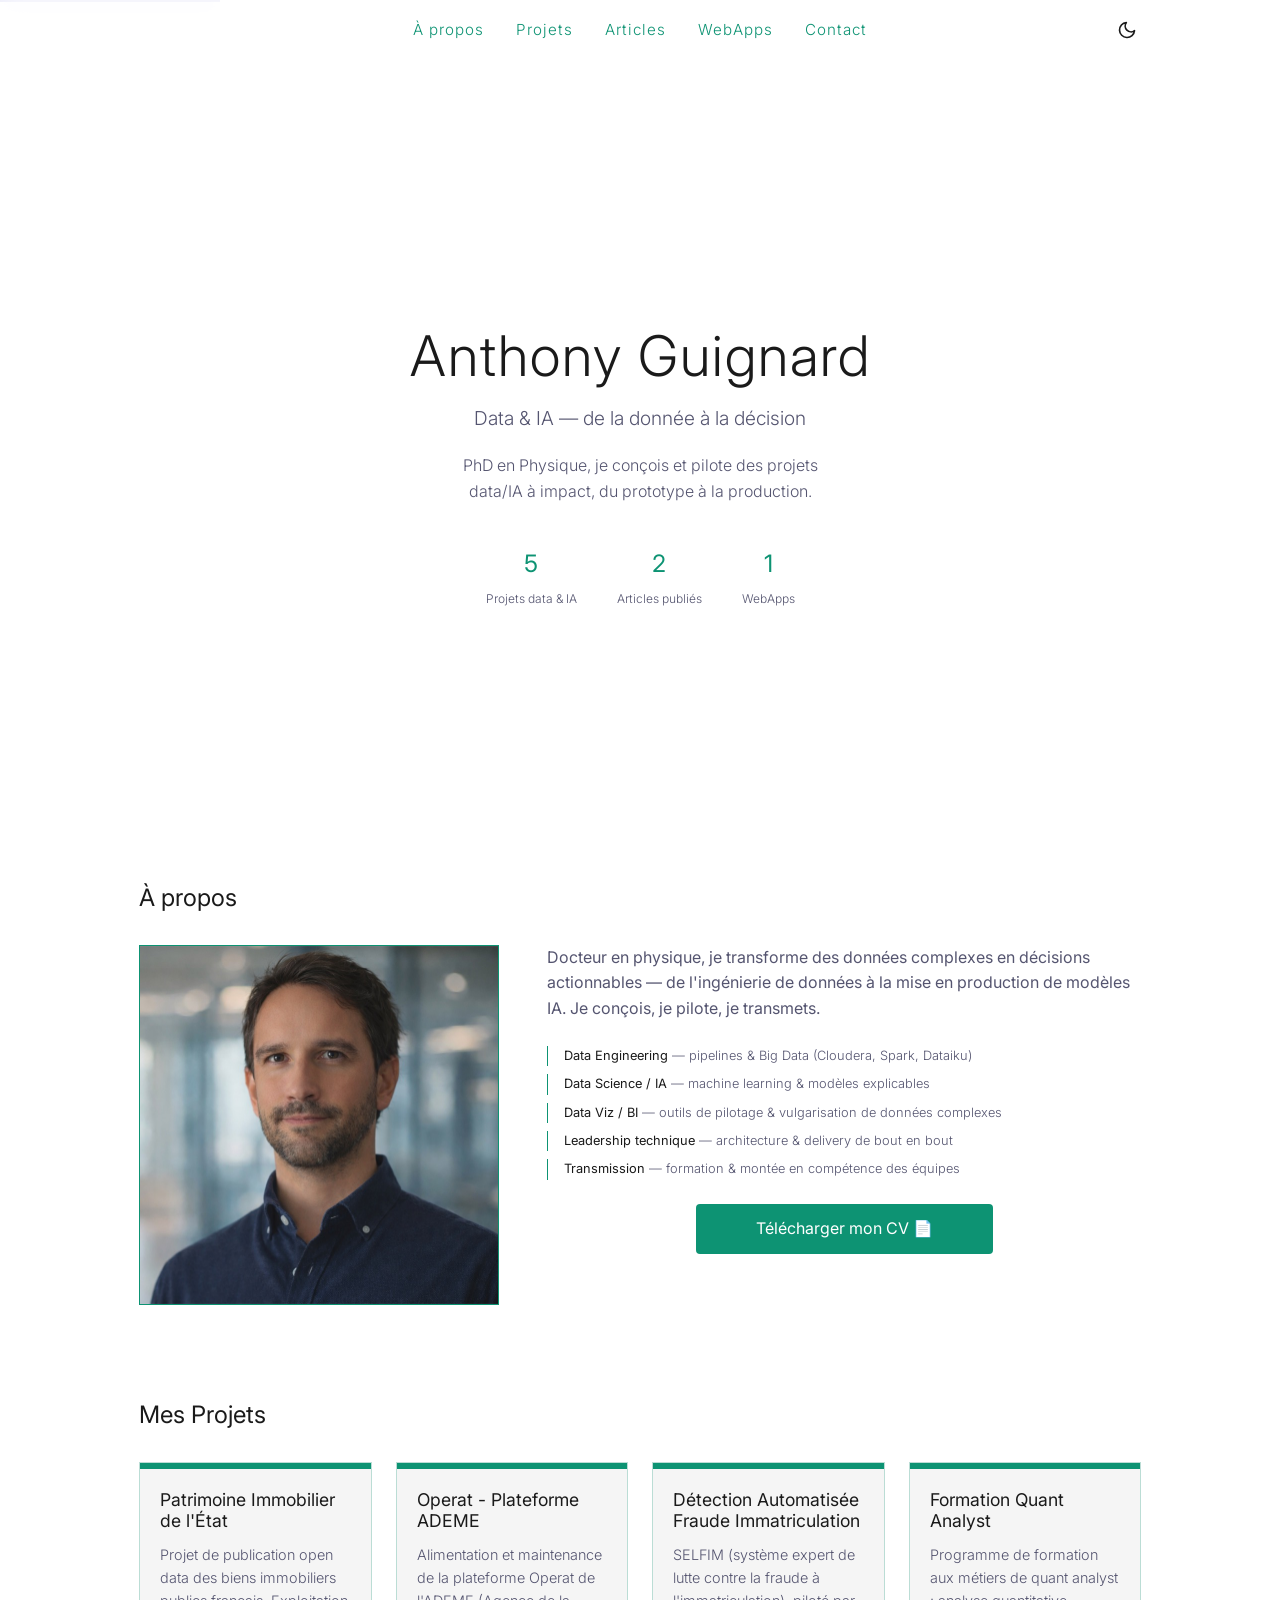
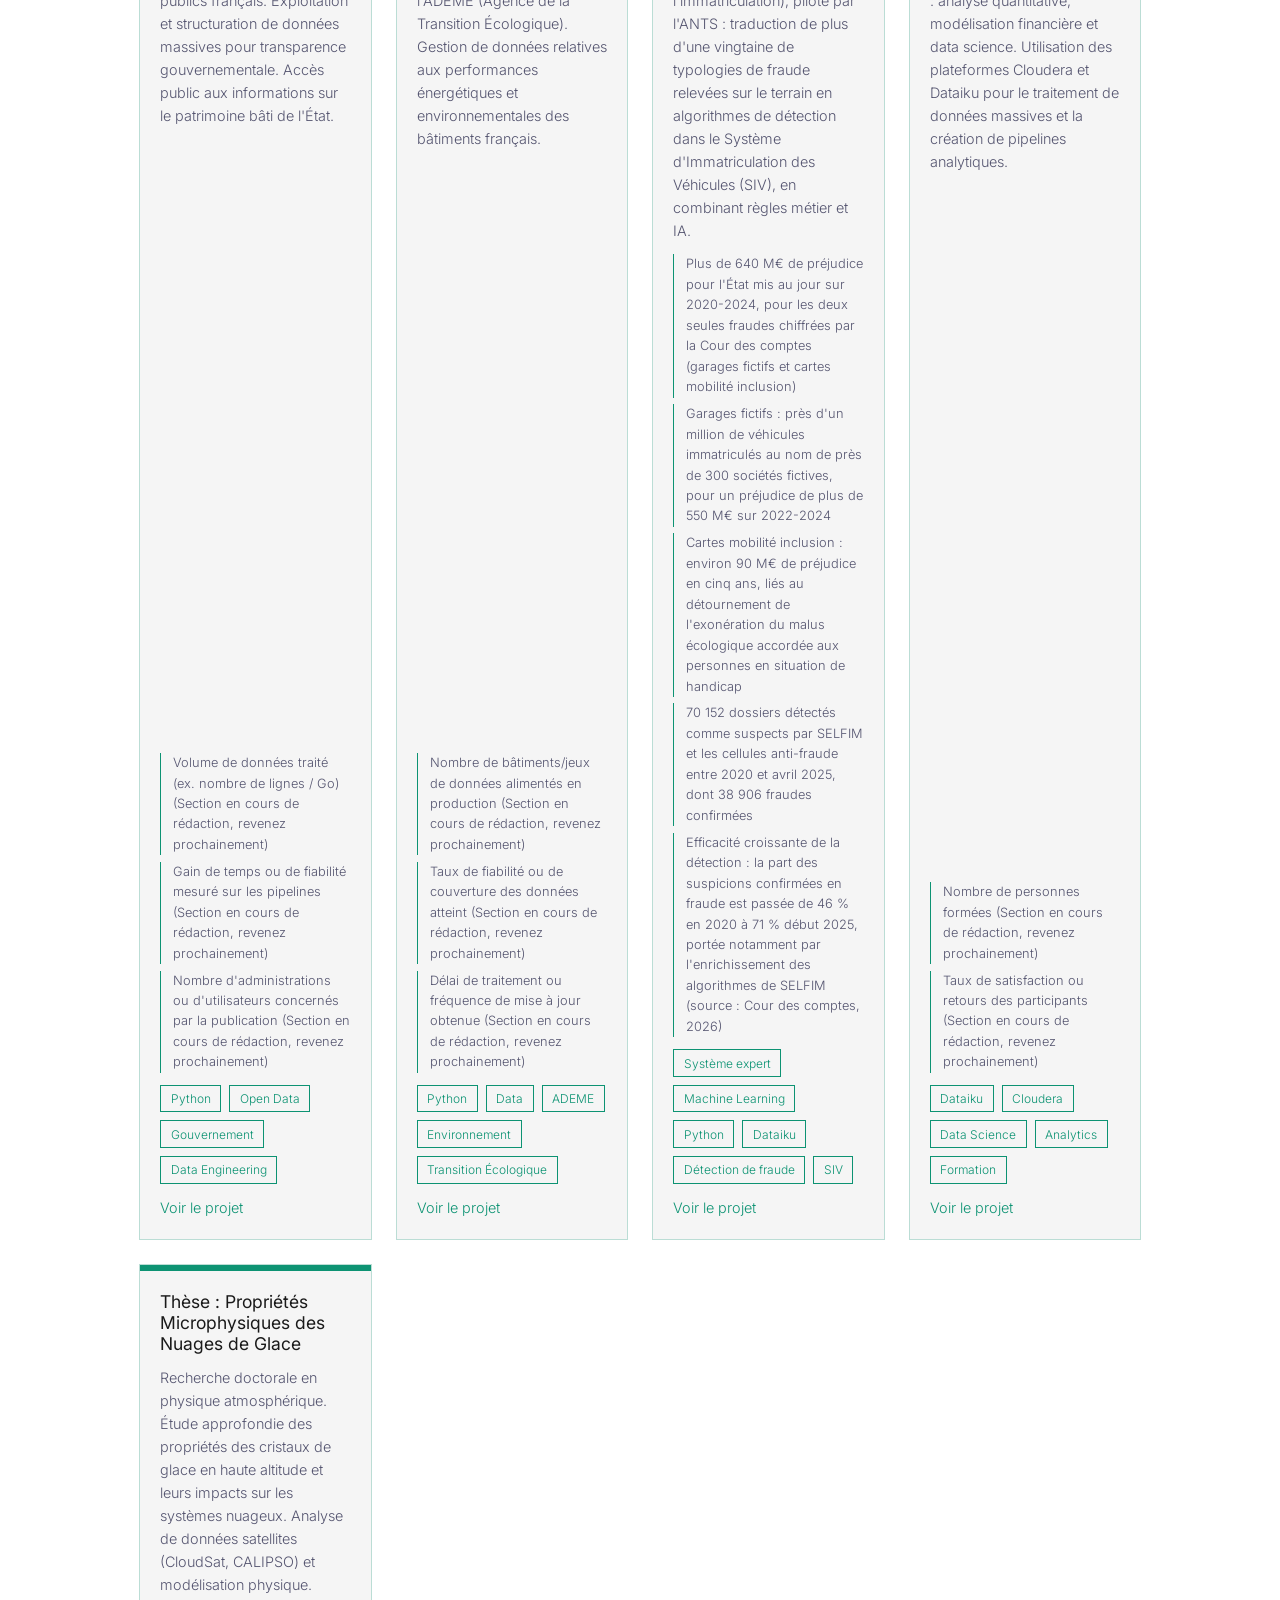
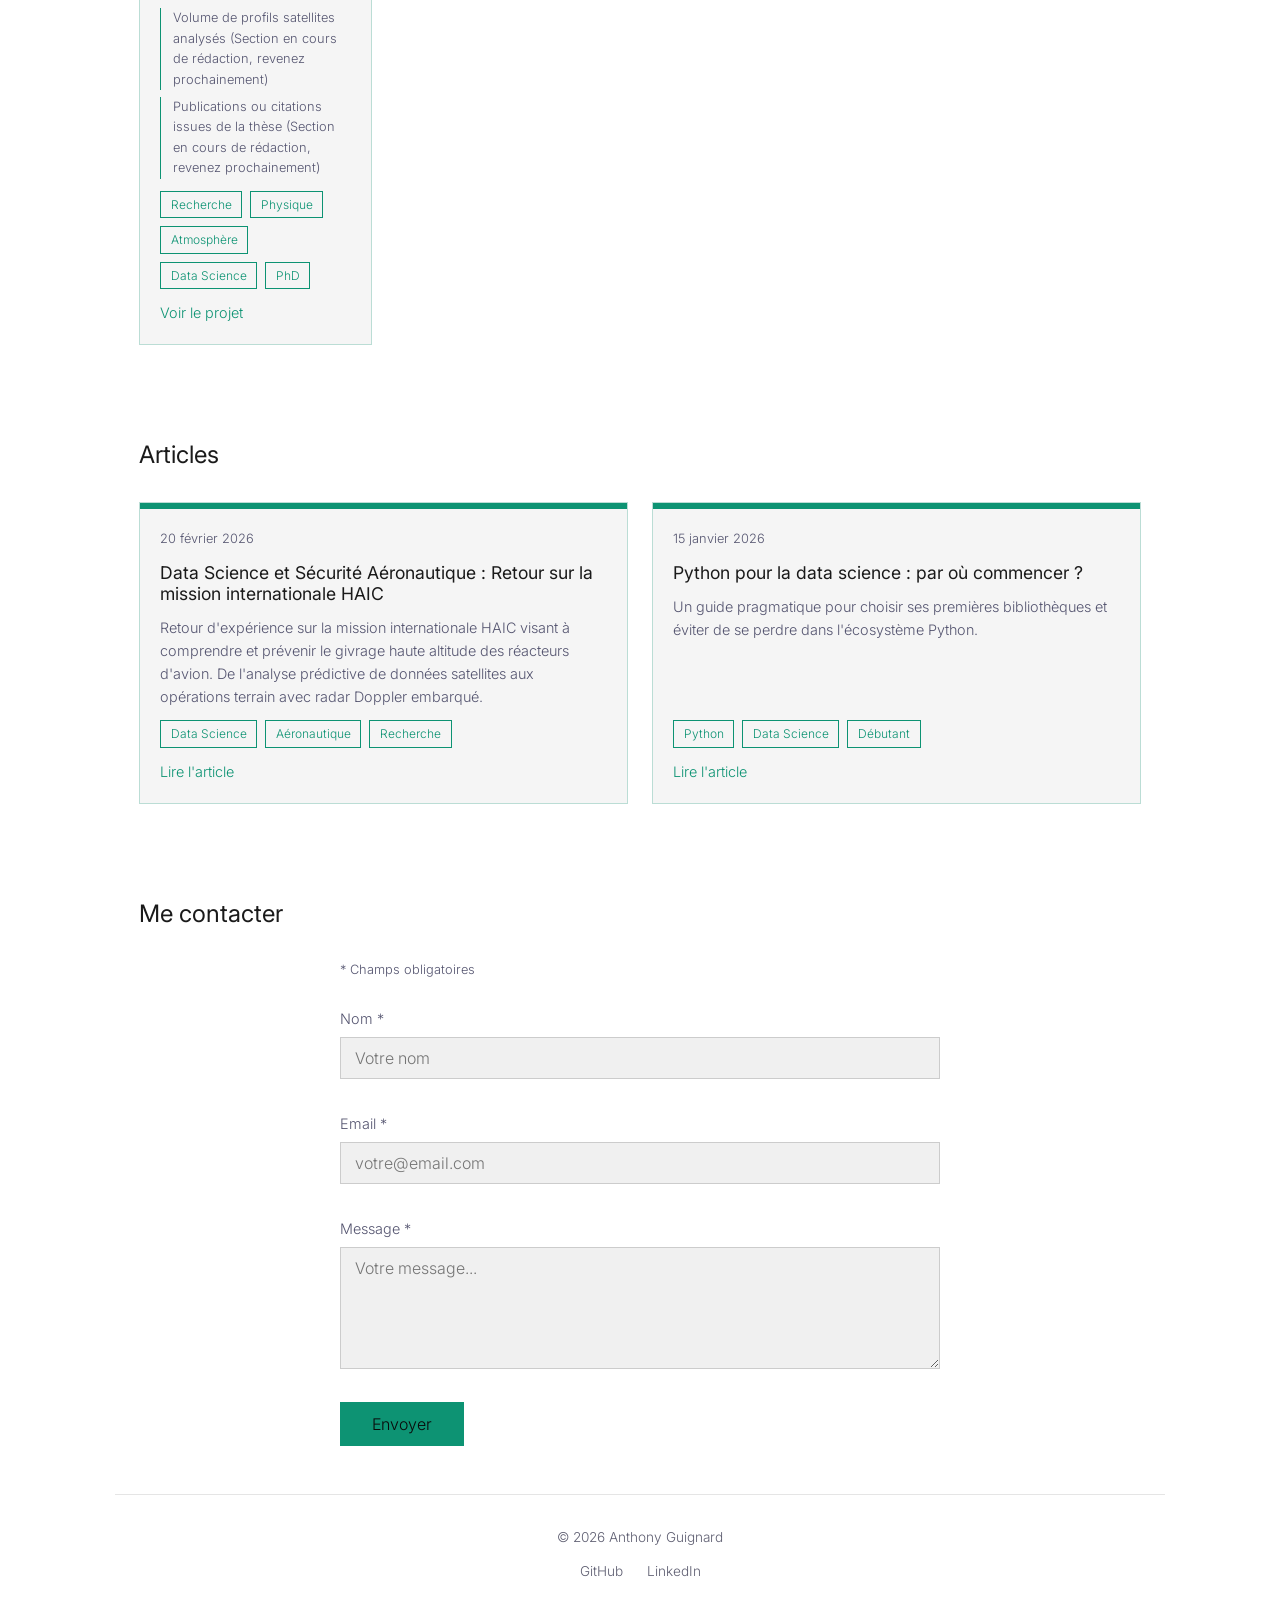
<file: index.html>
<!DOCTYPE html>
<html lang="fr">
<head>
    <meta charset="UTF-8">
    <meta name="viewport" content="width=device-width, initial-scale=1.0">
    <title>Anthony Guignard — Responsable Data &amp; Tech Lead IA</title>
    <meta name="description" content="Portfolio d'Anthony Guignard, PhD en Physique, spécialiste data &amp; IA. Conception et pilotage de projets data à impact, du prototype à la production.">
    <link rel="canonical" href="https://anthony-guignard.fr/">

    <!-- Open Graph -->
    <meta property="og:type" content="website">
    <meta property="og:url" content="https://anthony-guignard.fr/">
    <meta property="og:title" content="Anthony Guignard — Responsable Data &amp; Tech Lead IA">
    <meta property="og:description" content="Portfolio d'Anthony Guignard, PhD en Physique, spécialiste data &amp; IA. Conception et pilotage de projets data à impact, du prototype à la production.">
    <meta property="og:image" content="https://anthony-guignard.fr/assets/images/photo_profil_bleu.jpg">

    <!-- Twitter Card -->
    <meta name="twitter:card" content="summary_large_image">
    <meta name="twitter:title" content="Anthony Guignard — Responsable Data &amp; Tech Lead IA">
    <meta name="twitter:description" content="Portfolio d'Anthony Guignard, PhD en Physique, spécialiste data &amp; IA. Conception et pilotage de projets data à impact, du prototype à la production.">
    <meta name="twitter:image" content="https://anthony-guignard.fr/assets/images/photo_profil_bleu.jpg">

    <!-- Données structurées : relie le domaine à l'identité pour les moteurs de recherche -->
    <script type="application/ld+json">
    {
        "@context": "https://schema.org",
        "@type": "Person",
        "name": "Anthony Guignard",
        "url": "https://anthony-guignard.fr/",
        "image": "https://anthony-guignard.fr/assets/images/photo_profil_bleu.jpg",
        "jobTitle": "Responsable Data & Tech Lead IA",
        "description": "PhD en Physique, spécialiste data & IA. Conception et pilotage de projets data à impact, du prototype à la production.",
        "knowsLanguage": ["fr", "en"],
        "sameAs": [
            "https://github.com/AntonG7",
            "https://www.linkedin.com/in/anthony-guignard-8b915888"
        ]
    }
    </script>

    <script>
        (function(){
            var t = localStorage.getItem('theme') ||
                (window.matchMedia('(prefers-color-scheme: dark)').matches ? 'dark' : 'light');
            document.documentElement.setAttribute('data-theme', t);
        })();
    </script>
    <link rel="preconnect" href="https://fonts.googleapis.com">
    <link rel="preconnect" href="https://fonts.gstatic.com" crossorigin>
    <link href="https://fonts.googleapis.com/css2?family=Inter:wght@300;400&display=swap" rel="stylesheet">
    <link rel="preload" href="css/style.css" as="style">
    <link rel="stylesheet" href="css/style.css">
    <style>
        /* CSS critique inliné pour optimiser le First Contentful Paint */
        .skip-link {
            position: absolute;
            top: -40px;
            left: 0;
            background: #7f7fd5;
            color: #fff;
            padding: 0.5rem 1rem;
            text-decoration: none;
            z-index: 100;
            font-family: Inter, system-ui, -apple-system, sans-serif;
        }
        .skip-link:focus {
            top: 0;
        }
    </style>
</head>
<body>
    <a href="#main-content" class="skip-link">Aller au contenu principal</a>
    <nav class="navbar" id="navbar" aria-label="Navigation principale">
        <div class="navbar__inner">
            <button class="navbar__hamburger" id="hamburger" aria-label="Ouvrir le menu" aria-expanded="false" aria-controls="nav-links">
                <span class="navbar__hamburger-line"></span>
                <span class="navbar__hamburger-line"></span>
                <span class="navbar__hamburger-line"></span>
            </button>
            <ul class="navbar__links" id="nav-links">
                <li><a href="#about" class="navbar__link">À propos</a></li>
                <li><a href="#projects" class="navbar__link">Projets</a></li>
                <li><a href="#blog" class="navbar__link">Articles</a></li>
                <li><a href="webapps.html" class="navbar__link">WebApps</a></li>
                <li><a href="#contact" class="navbar__link">Contact</a></li>
            </ul>
            <div class="navbar__controls">
                <button class="navbar__theme-toggle" id="theme-toggle" aria-label="Passer en mode clair">
                    <svg class="icon-sun" width="20" height="20" viewBox="0 0 24 24" fill="none" stroke="currentColor" stroke-width="2" stroke-linecap="round" stroke-linejoin="round" aria-hidden="true">
                        <circle cx="12" cy="12" r="5"/>
                        <line x1="12" y1="1" x2="12" y2="3"/>
                        <line x1="12" y1="21" x2="12" y2="23"/>
                        <line x1="4.22" y1="4.22" x2="5.64" y2="5.64"/>
                        <line x1="18.36" y1="18.36" x2="19.78" y2="19.78"/>
                        <line x1="1" y1="12" x2="3" y2="12"/>
                        <line x1="21" y1="12" x2="23" y2="12"/>
                        <line x1="4.22" y1="19.78" x2="5.64" y2="18.36"/>
                        <line x1="18.36" y1="5.64" x2="19.78" y2="4.22"/>
                    </svg>
                    <svg class="icon-moon" width="20" height="20" viewBox="0 0 24 24" fill="none" stroke="currentColor" stroke-width="2" stroke-linecap="round" stroke-linejoin="round" aria-hidden="true">
                        <path d="M21 12.79A9 9 0 1 1 11.21 3 7 7 0 0 0 21 12.79z"/>
                    </svg>
                </button>
            </div>
        </div>
    </nav>

    <main id="main-content">

    <header class="hero">
        <h1>Anthony Guignard</h1>
        <p class="hero-subtitle">Data &amp; IA — de la donnée à la décision</p>
        <p class="hero-tagline">PhD en Physique, je conçois et pilote des projets data/IA à impact, du prototype à la production.</p>
        <div class="hero-stats" aria-label="Chiffres clés">
            <div class="hero-stat">
                <span class="hero-stat__value" id="stat-projects">0</span>
                <span class="hero-stat__label">Projets data &amp; IA</span>
            </div>
            <div class="hero-stat">
                <span class="hero-stat__value" id="stat-articles">0</span>
                <span class="hero-stat__label">Articles publiés</span>
            </div>
            <div class="hero-stat">
                <span class="hero-stat__value" id="stat-webapps">0</span>
                <span class="hero-stat__label">WebApps</span>
            </div>
        </div>
    </header>

    <section id="about" class="about">
        <h2 class="about__title">À propos</h2>
        <div class="about__body">
            <div class="about__photo">
                <img src="assets/images/photo_profil_bleu.jpg" alt="Photo d'Anthony Guignard" class="about__photo-img" loading="lazy">
            </div>
            <div class="about__content">
                <p class="about__text">Docteur en physique, je transforme des données complexes en décisions actionnables — de l'ingénierie de données à la mise en production de modèles IA. Je conçois, je pilote, je transmets.</p>
                <ul class="about__skills">
                    <li><strong>Data Engineering</strong> — pipelines &amp; Big Data (Cloudera, Spark, Dataiku)</li>
                    <li><strong>Data Science / IA</strong> — machine learning &amp; modèles explicables</li>
                    <li><strong>Data Viz / BI</strong> — outils de pilotage &amp; vulgarisation de données complexes</li>
                    <li><strong>Leadership technique</strong> — architecture &amp; delivery de bout en bout</li>
                    <li><strong>Transmission</strong> — formation &amp; montée en compétence des équipes</li>
                </ul>
                <a href="assets/CV_responsable_data_IA.pdf" download class="about__cv-link">Télécharger mon CV 📄</a>
            </div>
        </div>
    </section>

    <section id="projects" class="projects">
        <h2 class="projects__title">Mes Projets</h2>
        <div class="projects__grid" id="projects-grid">
            <!-- injecté par JS depuis data/projects.json -->
        </div>
    </section>

    <section id="testimonials" class="testimonials" hidden>
        <h2 class="testimonials__title">Recommandations</h2>
        <div class="testimonials__grid" id="testimonials-grid">
            <!-- injecté par JS depuis data/testimonials.json — masqué tant que ce fichier est vide -->
        </div>
    </section>

    <section id="blog" class="blog">
        <h2 class="blog__title">Articles</h2>
        <div class="blog__grid" id="blog-grid">
            <!-- injecté par JS -->
        </div>
    </section>

    <section id="contact" class="contact">
        <h2 class="contact__title">Me contacter</h2>
        <form class="contact__form" id="contact-form" action="https://formsubmit.co/anthony.guignard@gmail.com" method="POST" novalidate aria-label="Formulaire de contact">
            <input type="hidden" name="_redirect" value="https://anthony-guignard.fr/">
            <input type="hidden" name="_captcha" value="false">
            <p class="form-legend"><span aria-hidden="true">*</span> Champs obligatoires</p>
            <div class="form-group">
                <label class="form-group__label" for="name">Nom <span aria-hidden="true">*</span></label>
                <input class="form-group__input" type="text" id="name" name="name" placeholder="Votre nom" autocomplete="name" required aria-required="true" aria-describedby="name-error">
                <span id="name-error" class="form-error" role="alert" hidden></span>
            </div>
            <div class="form-group">
                <label class="form-group__label" for="email">Email <span aria-hidden="true">*</span></label>
                <input class="form-group__input" type="email" id="email" name="email" placeholder="votre@email.com" autocomplete="email" required aria-required="true" aria-describedby="email-error">
                <span id="email-error" class="form-error" role="alert" hidden></span>
            </div>
            <div class="form-group">
                <label class="form-group__label" for="message">Message <span aria-hidden="true">*</span></label>
                <textarea class="form-group__input form-group__input--textarea" id="message" name="message" rows="5" placeholder="Votre message..." required aria-required="true" aria-describedby="message-error"></textarea>
                <span id="message-error" class="form-error" role="alert" hidden></span>
            </div>
            <button class="contact__submit" type="submit">Envoyer</button>
        </form>
    </section>

    </main>

    <footer class="footer">
        <p>&copy; 2026 Anthony Guignard</p>
        <ul class="footer__links">
            <li><a href="https://github.com/AntonG7" target="_blank" rel="noopener">GitHub</a></li>
            <li><a href="https://www.linkedin.com/in/anthony-guignard-8b915888/" target="_blank" rel="noopener">LinkedIn</a></li>
        </ul>
    </footer>

    <script src="js/main.js" defer></script>
</body>
</html>
</file>
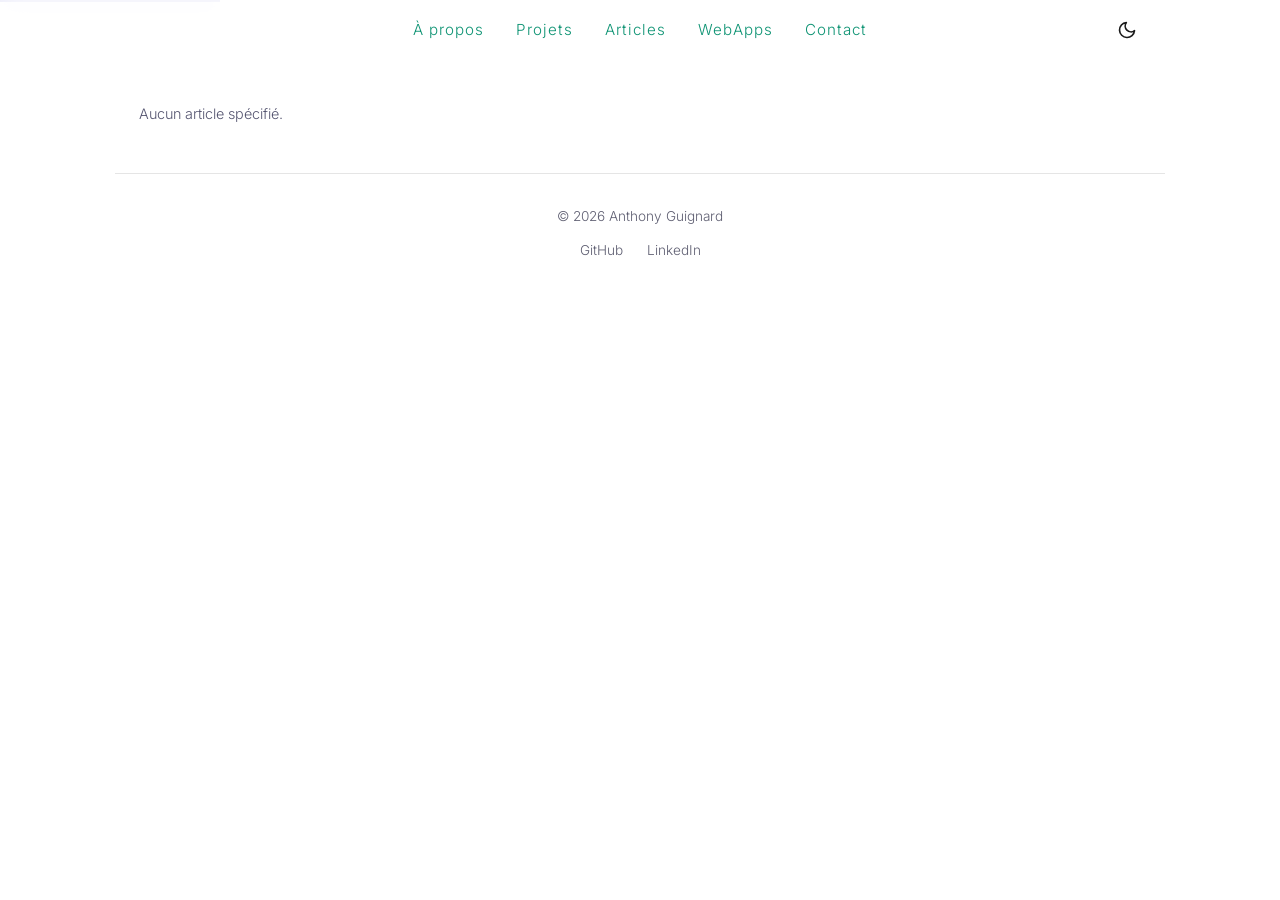
<file: blog.html>
<!DOCTYPE html>
<html lang="fr">
<head>
    <meta charset="UTF-8">
    <meta name="viewport" content="width=device-width, initial-scale=1.0">
    <title>Article — Anthony Guignard</title>
    <meta name="description" content="Articles sur la data science, l'IA et le développement web par Anthony Guignard.">
    <link rel="canonical" href="https://anthony-guignard.fr/blog.html" id="canonical-url">

    <!-- Open Graph (sera mis à jour dynamiquement par JS) -->
    <meta property="og:type" content="article">
    <meta property="og:url" content="https://anthony-guignard.fr/blog.html" id="og-url">
    <meta property="og:title" content="Article — Anthony Guignard" id="og-title">
    <meta property="og:description" content="Articles sur la data science, l'IA et le développement web par Anthony Guignard." id="og-description">
    <meta property="og:image" content="https://anthony-guignard.fr/assets/images/photo_profil_bleu.jpg" id="og-image">

    <!-- Twitter Card (sera mis à jour dynamiquement par JS) -->
    <meta name="twitter:card" content="summary_large_image">
    <meta name="twitter:title" content="Article — Anthony Guignard" id="twitter-title">
    <meta name="twitter:description" content="Articles sur la data science, l'IA et le développement web par Anthony Guignard." id="twitter-description">
    <meta name="twitter:image" content="https://anthony-guignard.fr/assets/images/photo_profil_bleu.jpg" id="twitter-image">

    <script>
        (function(){
            var t = localStorage.getItem('theme') ||
                (window.matchMedia('(prefers-color-scheme: dark)').matches ? 'dark' : 'light');
            document.documentElement.setAttribute('data-theme', t);
        })();
    </script>
    <link rel="preconnect" href="https://fonts.googleapis.com">
    <link rel="preconnect" href="https://fonts.gstatic.com" crossorigin>
    <link href="https://fonts.googleapis.com/css2?family=Inter:wght@300;400&display=swap" rel="stylesheet">
    <link rel="preload" href="css/style.css" as="style">
    <link rel="stylesheet" href="css/style.css">
    <style>
        /* CSS critique inliné pour optimiser le First Contentful Paint */
        .skip-link {
            position: absolute;
            top: -40px;
            left: 0;
            background: #7f7fd5;
            color: #fff;
            padding: 0.5rem 1rem;
            text-decoration: none;
            z-index: 100;
            font-family: Inter, system-ui, -apple-system, sans-serif;
        }
        .skip-link:focus {
            top: 0;
        }
    </style>
</head>
<body>
    <a href="#main-content" class="skip-link">Aller au contenu principal</a>
    <nav class="navbar" id="navbar" aria-label="Navigation principale">
        <div class="navbar__inner">
            <button class="navbar__hamburger" id="hamburger" aria-label="Ouvrir le menu" aria-expanded="false" aria-controls="nav-links">
                <span class="navbar__hamburger-line"></span>
                <span class="navbar__hamburger-line"></span>
                <span class="navbar__hamburger-line"></span>
            </button>
            <ul class="navbar__links" id="nav-links">
                <li><a href="index.html#about" class="navbar__link">À propos</a></li>
                <li><a href="index.html#projects" class="navbar__link">Projets</a></li>
                <li><a href="index.html#blog" class="navbar__link">Articles</a></li>
                <li><a href="webapps.html" class="navbar__link">WebApps</a></li>
                <li><a href="index.html#contact" class="navbar__link">Contact</a></li>
            </ul>
            <div class="navbar__controls">
                <button class="navbar__theme-toggle" id="theme-toggle" aria-label="Passer en mode clair">
                    <svg class="icon-sun" width="20" height="20" viewBox="0 0 24 24" fill="none" stroke="currentColor" stroke-width="2" stroke-linecap="round" stroke-linejoin="round" aria-hidden="true">
                        <circle cx="12" cy="12" r="5"/>
                        <line x1="12" y1="1" x2="12" y2="3"/>
                        <line x1="12" y1="21" x2="12" y2="23"/>
                        <line x1="4.22" y1="4.22" x2="5.64" y2="5.64"/>
                        <line x1="18.36" y1="18.36" x2="19.78" y2="19.78"/>
                        <line x1="1" y1="12" x2="3" y2="12"/>
                        <line x1="21" y1="12" x2="23" y2="12"/>
                        <line x1="4.22" y1="19.78" x2="5.64" y2="18.36"/>
                        <line x1="18.36" y1="5.64" x2="19.78" y2="4.22"/>
                    </svg>
                    <svg class="icon-moon" width="20" height="20" viewBox="0 0 24 24" fill="none" stroke="currentColor" stroke-width="2" stroke-linecap="round" stroke-linejoin="round" aria-hidden="true">
                        <path d="M21 12.79A9 9 0 1 1 11.21 3 7 7 0 0 0 21 12.79z"/>
                    </svg>
                </button>
            </div>
        </div>
    </nav>

    <main class="article-page" id="main-content">
        <div id="article-container">
            <!-- injecté par JS -->
        </div>
    </main>

    <footer class="footer">
        <p>&copy; 2026 Anthony Guignard</p>
        <ul class="footer__links">
            <li><a href="https://github.com/AntonG7" target="_blank" rel="noopener">GitHub</a></li>
            <li><a href="https://www.linkedin.com/in/anthony-guignard-8b915888/" target="_blank" rel="noopener">LinkedIn</a></li>
        </ul>
    </footer>

    <script src="js/blog.js" defer></script>
</body>
</html>
</file>
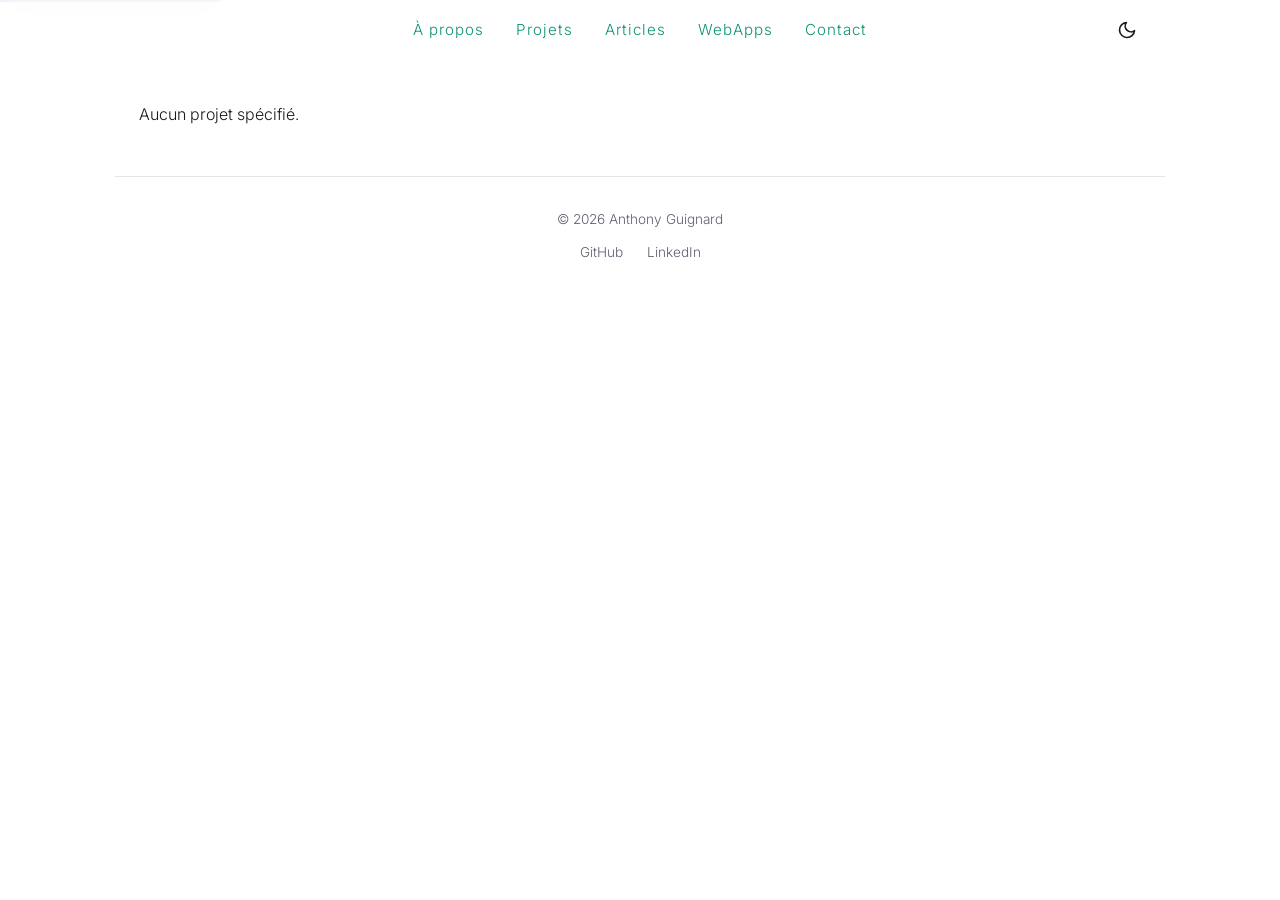
<file: project.html>
<!DOCTYPE html>
<html lang="fr">
<head>
    <meta charset="UTF-8">
    <meta name="viewport" content="width=device-width, initial-scale=1.0">
    <title>Projet — Anthony Guignard</title>
    <meta name="description" content="Projets data &amp; IA à impact par Anthony Guignard.">
    <link rel="canonical" href="https://anthony-guignard.fr/project.html" id="canonical-url">

    <!-- Open Graph (sera mis à jour dynamiquement par JS) -->
    <meta property="og:type" content="website">
    <meta property="og:url" content="https://anthony-guignard.fr/project.html" id="og-url">
    <meta property="og:title" content="Projet — Anthony Guignard" id="og-title">
    <meta property="og:description" content="Projets data &amp; IA à impact par Anthony Guignard." id="og-description">
    <meta property="og:image" content="https://anthony-guignard.fr/assets/images/photo_profil_bleu.jpg" id="og-image">

    <!-- Twitter Card (sera mis à jour dynamiquement par JS) -->
    <meta name="twitter:card" content="summary_large_image">
    <meta name="twitter:title" content="Projet — Anthony Guignard" id="twitter-title">
    <meta name="twitter:description" content="Projets data &amp; IA à impact par Anthony Guignard." id="twitter-description">
    <meta name="twitter:image" content="https://anthony-guignard.fr/assets/images/photo_profil_bleu.jpg" id="twitter-image">

    <script>
        (function(){
            var t = localStorage.getItem('theme') ||
                (window.matchMedia('(prefers-color-scheme: dark)').matches ? 'dark' : 'light');
            document.documentElement.setAttribute('data-theme', t);
        })();
    </script>
    <link rel="preconnect" href="https://fonts.googleapis.com">
    <link rel="preconnect" href="https://fonts.gstatic.com" crossorigin>
    <link href="https://fonts.googleapis.com/css2?family=Inter:wght@300;400&display=swap" rel="stylesheet">
    <link rel="preload" href="css/style.css" as="style">
    <link rel="stylesheet" href="css/style.css">
    <style>
        /* CSS critique inliné pour optimiser le First Contentful Paint */
        .skip-link {
            position: absolute;
            top: -40px;
            left: 0;
            background: #7f7fd5;
            color: #fff;
            padding: 0.5rem 1rem;
            text-decoration: none;
            z-index: 100;
            font-family: Inter, system-ui, -apple-system, sans-serif;
        }
        .skip-link:focus {
            top: 0;
        }
    </style>
</head>
<body>
    <a href="#main-content" class="skip-link">Aller au contenu principal</a>
    <nav class="navbar" id="navbar" aria-label="Navigation principale">
        <div class="navbar__inner">
            <button class="navbar__hamburger" id="hamburger" aria-label="Ouvrir le menu" aria-expanded="false" aria-controls="nav-links">
                <span class="navbar__hamburger-line"></span>
                <span class="navbar__hamburger-line"></span>
                <span class="navbar__hamburger-line"></span>
            </button>
            <ul class="navbar__links" id="nav-links">
                <li><a href="index.html#about" class="navbar__link">À propos</a></li>
                <li><a href="index.html#projects" class="navbar__link">Projets</a></li>
                <li><a href="index.html#blog" class="navbar__link">Articles</a></li>
                <li><a href="webapps.html" class="navbar__link">WebApps</a></li>
                <li><a href="index.html#contact" class="navbar__link">Contact</a></li>
            </ul>
            <div class="navbar__controls">
                <button class="navbar__theme-toggle" id="theme-toggle" aria-label="Passer en mode clair">
                    <svg class="icon-sun" width="20" height="20" viewBox="0 0 24 24" fill="none" stroke="currentColor" stroke-width="2" stroke-linecap="round" stroke-linejoin="round" aria-hidden="true">
                        <circle cx="12" cy="12" r="5"/>
                        <line x1="12" y1="1" x2="12" y2="3"/>
                        <line x1="12" y1="21" x2="12" y2="23"/>
                        <line x1="4.22" y1="4.22" x2="5.64" y2="5.64"/>
                        <line x1="18.36" y1="18.36" x2="19.78" y2="19.78"/>
                        <line x1="1" y1="12" x2="3" y2="12"/>
                        <line x1="21" y1="12" x2="23" y2="12"/>
                        <line x1="4.22" y1="19.78" x2="5.64" y2="18.36"/>
                        <line x1="18.36" y1="5.64" x2="19.78" y2="4.22"/>
                    </svg>
                    <svg class="icon-moon" width="20" height="20" viewBox="0 0 24 24" fill="none" stroke="currentColor" stroke-width="2" stroke-linecap="round" stroke-linejoin="round" aria-hidden="true">
                        <path d="M21 12.79A9 9 0 1 1 11.21 3 7 7 0 0 0 21 12.79z"/>
                    </svg>
                </button>
            </div>
        </div>
    </nav>

    <main class="article-page" id="main-content">
        <div id="project-container">
            <!-- injecté par JS -->
        </div>
    </main>

    <footer class="footer">
        <p>&copy; 2026 Anthony Guignard</p>
        <ul class="footer__links">
            <li><a href="https://github.com/AntonG7" target="_blank" rel="noopener">GitHub</a></li>
            <li><a href="https://www.linkedin.com/in/anthony-guignard-8b915888/" target="_blank" rel="noopener">LinkedIn</a></li>
        </ul>
    </footer>

    <script src="js/project.js" defer></script>
</body>
</html>
</file>
<file: css/style.css>
/* ===== Scroll smooth ===== */
@media (prefers-reduced-motion: no-preference) {
    html {
        scroll-behavior: smooth;
    }
}

/* ===== Reset ===== */
*,
*::before,
*::after {
    margin: 0;
    padding: 0;
    box-sizing: border-box;
}

/* ===== Variables ===== */
:root {
    /* Colors — dark mode (default) */
    --color-bg: #0a0a0a;
    --color-text: #e0e0e0;
    --color-text-secondary: #9e9eb0;
    --color-accent: #64ffda;
    --color-footer: #9090a8;
    --color-card-bg: #111111;
    --color-input-bg: #1a1a1a;
    --color-input-border: rgba(255, 255, 255, 0.1);
    --color-card-border: rgba(100, 255, 218, 0.2);
    --color-navbar-bg: rgba(10, 10, 10, 0.85);
    --color-divider: rgba(255, 255, 255, 0.08);
    --color-accent-hover: #b98eff;
    --color-card-hover-bg: rgba(185, 142, 255, 0.1);

    /* Typography */
    --font-family: 'Inter', sans-serif;

    /* Font sizes */
    --font-xs: 0.75rem;
    --font-sm: 0.8rem;
    --font-base: 0.9rem;
    --font-md: 1rem;
    --font-lg: 1.1rem;
    --font-xl: 1.2rem;
    --font-2xl: 1.3rem;
    --font-3xl: 1.5rem;
    --font-4xl: 2rem;
    --font-5xl: 2.5rem;
    --font-6xl: 3.5rem;

    /* Line heights */
    --leading-tight: 1.2;
    --leading-snug: 1.3;
    --leading-normal: 1.6;
    --leading-relaxed: 1.8;

    /* Font weights */
    --weight-light: 300;
    --weight-normal: 400;

    /* Spacing scale */
    --space-xs: 0.4rem;
    --space-sm: 0.5rem;
    --space-md: 0.75rem;
    --space-lg: 1rem;
    --space-xl: 1.25rem;
    --space-2xl: 1.5rem;
    --space-3xl: 2rem;
    --space-4xl: 2.5rem;
    --space-5xl: 3rem;

    /* Layout */
    --max-width: 1050px;
    --navbar-height: 70px;

    /* Sizes */
    --radius: 4px;
    --border-width: 1px;
    --banner-height: 6px;
    --blur: 12px;
    --hamburger-width: 24px;
    --hamburger-height: 2px;
    --hamburger-gap: 5px;
    --hamburger-offset: 7px;
    --form-max-width: 600px;
    --textarea-min: 120px;
    --photo-height-mobile: 500px;
    --photo-height-desktop: 475px;
    --footer-image-width-desktop: 60%;

    /* Z-indexes */
    --z-navbar: 100;
    --z-overlay: 99;

    /* Transitions */
    --duration-theme: 0.3s;
    --duration-hover: 0.2s;
    --duration-fade: 0.6s;

    /* Opacity */
    --opacity-hover: 0.85;
    --opacity-subtle: 0.7;
}

[data-theme="light"] {
    --color-bg: #ffffff;
    --color-text: #1a1a1a;
    --color-text-secondary: #555570;
    --color-accent: #0d9373;
    --color-footer: #5f5f72;
    --color-card-bg: #f5f5f5;
    --color-input-bg: #f0f0f0;
    --color-input-border: rgba(0, 0, 0, 0.15);
    --color-card-border: rgba(13, 147, 115, 0.25);
    --color-navbar-bg: rgba(255, 255, 255, 0.85);
    --color-divider: rgba(0, 0, 0, 0.1);
    --color-accent-hover: #7c3aed;
    --color-card-hover-bg: rgba(124, 58, 237, 0.06);
}

/* ===== Base ===== */
body {
    background-color: var(--color-bg);
    color: var(--color-text);
    font-family: var(--font-family);
    font-weight: var(--weight-light);
    line-height: var(--leading-normal);
    transition: background-color var(--duration-theme), color var(--duration-theme);
}

h1, h2, h3 {
    font-weight: var(--weight-normal);
    line-height: var(--leading-tight);
}

a {
    color: var(--color-accent);
    text-decoration: none;
}

a:hover {
    text-decoration: underline;
}

ul {
    list-style: none;
}

/* ===== Navbar ===== */
.navbar {
    position: fixed;
    top: 0;
    left: 0;
    right: 0;
    z-index: var(--z-navbar);
    padding: var(--space-lg) 0;
}

/* Le fond flouté est isolé dans un pseudo-élément : backdrop-filter sur .navbar
   en ferait le référentiel de positionnement du menu mobile en position: fixed */
.navbar::before {
    content: '';
    position: absolute;
    inset: 0;
    background-color: var(--color-navbar-bg);
    backdrop-filter: blur(var(--blur));
    -webkit-backdrop-filter: blur(var(--blur));
    transition: background-color var(--duration-theme);
}

.navbar__inner {
    position: relative;
    display: flex;
    align-items: center;
    justify-content: space-between;
    max-width: var(--max-width);
    margin: 0 auto;
    padding: 0 var(--space-2xl);
}

.navbar__hamburger {
    display: flex;
    flex-direction: column;
    gap: var(--hamburger-gap);
    background: none;
    border: none;
    cursor: pointer;
    padding: var(--radius);
}

.navbar__hamburger-line {
    display: block;
    width: var(--hamburger-width);
    height: var(--hamburger-height);
    background-color: var(--color-text);
    transition: transform var(--duration-theme), opacity var(--duration-theme), background-color var(--duration-theme);
}

.navbar__hamburger.is-open .navbar__hamburger-line:nth-child(1) {
    transform: translateY(var(--hamburger-offset)) rotate(45deg);
}

.navbar__hamburger.is-open .navbar__hamburger-line:nth-child(2) {
    opacity: 0;
}

.navbar__hamburger.is-open .navbar__hamburger-line:nth-child(3) {
    transform: translateY(calc(-1 * var(--hamburger-offset))) rotate(-45deg);
}

.navbar__controls {
    display: flex;
    align-items: center;
    gap: var(--space-sm);
    position: relative;
    z-index: var(--z-navbar);
}

.navbar__theme-toggle {
    background: none;
    border: none;
    cursor: pointer;
    padding: var(--radius);
    color: var(--color-text);
    display: flex;
    align-items: center;
    justify-content: center;
    transition: color var(--duration-theme);
}

.icon-moon {
    display: none;
}

[data-theme="light"] .icon-sun {
    display: none;
}

[data-theme="light"] .icon-moon {
    display: block;
}

.navbar__links {
    display: none;
    position: fixed;
    top: var(--navbar-height);
    left: 0;
    width: 55%;
    max-width: 240px;
    max-height: calc(100vh - var(--navbar-height));
    background-color: var(--color-bg);
    border: var(--border-width) solid var(--color-accent-hover);
    flex-direction: column;
    align-items: flex-start;
    justify-content: flex-start;
    gap: var(--space-3xl);
    padding: var(--space-2xl);
    overflow-y: auto;
    z-index: var(--z-overlay);
    box-shadow: 4px 4px 24px rgba(0, 0, 0, 0.35);
    transition: background-color var(--duration-theme);
}

.navbar__links.is-open {
    display: flex;
}

/* Titre du menu mobile — en pseudo-élément pour ne pas polluer le <ul> réutilisé en desktop */
.navbar__links::before {
    content: 'Sections';
    align-self: stretch;
    padding-bottom: var(--space-sm);
    border-bottom: var(--border-width) solid var(--color-divider);
    color: var(--color-text-secondary);
    font-size: var(--font-sm);
    letter-spacing: 2px;
    text-transform: uppercase;
}

.navbar__links li {
    list-style: disc inside;
}

.navbar__links li::marker {
    color: var(--color-accent);
}

.navbar__link {
    color: var(--color-accent);
    font-size: var(--font-2xl);
    font-weight: var(--weight-light);
    letter-spacing: 1px;
    transition: color var(--duration-hover);
}

.navbar__link:hover {
    color: var(--color-accent-hover);
    text-decoration: none;
}

/* ===== Sections ===== */
section, .hero, .footer {
    padding: var(--space-5xl) var(--space-2xl);
    max-width: var(--max-width);
    margin: 0 auto;
}

section {
    scroll-margin-top: var(--navbar-height);
}

/* ===== Hero ===== */
.hero {
    display: flex;
    flex-direction: column;
    align-items: center;
    justify-content: center;
    min-height: 100vh;
    text-align: center;
    padding: var(--space-3xl) var(--space-2xl) 0 var(--space-2xl);
}

.hero h1 {
    font-size: var(--font-5xl);
    font-weight: var(--weight-light);
    letter-spacing: 2px;
}

.hero-subtitle {
    margin-top: var(--space-md);
    font-size: var(--font-xl);
    color: var(--color-text-secondary);
}

.hero-tagline {
    margin-top: var(--space-xl);
    font-size: var(--font-md);
    color: var(--color-text-secondary);
    max-width: 400px;
}

.hero-stats {
    display: flex;
    flex-wrap: wrap;
    justify-content: center;
    gap: var(--space-2xl);
    margin-top: var(--space-4xl);
}

.hero-stat {
    display: flex;
    flex-direction: column;
    align-items: center;
    gap: var(--space-xs);
}

.hero-stat__value {
    font-size: var(--font-3xl);
    font-weight: var(--weight-normal);
    color: var(--color-accent);
}

.hero-stat__label {
    font-size: var(--font-xs);
    color: var(--color-text-secondary);
}

.hero-btn {
    display: inline-block;
    margin-top: var(--space-3xl);
    padding: var(--space-md) var(--space-3xl);
    border: var(--border-width) solid var(--color-accent);
    border-radius: var(--radius);
    color: var(--color-accent);
    font-size: var(--font-md);
    transition: background-color var(--duration-theme), color var(--duration-theme);
}

.hero-btn:hover {
    background-color: var(--color-accent);
    color: var(--color-text);
    text-decoration: none;
}

/* ===== About ===== */
.about {
    padding-top: 0;
    margin-top: calc(-1 * var(--space-lg));
}

.about__title,
.projects__title,
.blog__title,
.contact__title {
    margin-bottom: var(--space-3xl);
}

.about__body {
    display: flex;
    flex-direction: column;
    align-items: center;
    gap: var(--space-3xl);
    width: 100%;
}

.about__photo {
    position: relative;
    width: 220px;
    height: 220px;
    min-width: 220px;
    border: var(--border-width) solid var(--color-accent);
    overflow: hidden;
    flex-shrink: 0;
}

.about__photo-img {
    width: 100%;
    height: 100%;
    max-width: 100%;
    max-height: 100%;
    object-fit: cover;
    display: block;
}

.about__text {
    color: var(--color-text-secondary);
    font-weight: var(--weight-normal);
    padding: 0;
    line-height: var(--leading-normal);
    flex: 1;
}

.about__content {
    display: flex;
    flex-direction: column;
    align-items: stretch;
    gap: var(--space-2xl);
    width: 100%;
    flex: 1;
}

.about__skills {
    display: flex;
    flex-direction: column;
    gap: var(--space-sm);
}

.about__skills li {
    padding-left: var(--space-lg);
    border-left: var(--border-width) solid var(--color-accent);
    color: var(--color-text-secondary);
    font-size: var(--font-sm);
    line-height: var(--leading-normal);
}

.about__skills strong {
    color: var(--color-text);
    font-weight: var(--weight-normal);
}

.about__cv-link {
    display: block;
    width: 50%;
    margin: 0 auto;
    padding: var(--space-md) var(--space-xl);
    background-color: var(--color-accent);
    color: var(--color-bg);
    border-radius: var(--radius);
    text-decoration: none;
    font-weight: var(--weight-normal);
    transition: background-color var(--duration-hover);
    text-align: center;
}

.about__cv-link:hover {
    background-color: var(--color-accent-hover);
}

/* ===== Projects & Blog Cards ===== */
.projects__grid,
.blog__grid {
    display: grid;
    gap: var(--space-2xl);
    grid-template-columns: 1fr;
}

.project-card,
.blog-card {
    border: var(--border-width) solid var(--color-card-border);
    background-color: var(--color-card-bg);
    display: flex;
    flex-direction: column;
    transition: background-color var(--duration-theme), border-color var(--duration-theme), transform var(--duration-hover);
}

.project-card:hover,
.blog-card:hover {
    background-color: var(--color-card-hover-bg);
    border-color: var(--color-accent-hover);
}

.project-card:hover .project-card__banner,
.blog-card:hover .blog-card__banner {
    background-color: var(--color-accent-hover);
}

@media (prefers-reduced-motion: no-preference) {
    .project-card:hover,
    .blog-card:hover {
        transform: translateY(-4px);
    }
}

.project-card__banner,
.blog-card__banner {
    height: var(--banner-height);
    background-color: var(--color-accent);
    transition: background-color var(--duration-hover);
}

.project-card__body,
.blog-card__body {
    padding: var(--space-xl);
    display: flex;
    flex-direction: column;
    flex-grow: 1;
    gap: var(--space-md);
}

.project-card__title,
.blog-card__title {
    font-size: var(--font-lg);
    font-weight: var(--weight-normal);
}

.card-title-link {
    color: inherit;
    text-decoration: none;
}

.card-title-link:hover {
    text-decoration: underline;
}

.project-card__desc,
.blog-card__summary {
    color: var(--color-text-secondary);
    font-size: var(--font-base);
    flex-grow: 1;
}

.project-card__tags,
.blog-card__tags,
.article__tags {
    display: flex;
    flex-wrap: wrap;
    gap: var(--space-sm);
}

.project-card__tag,
.blog-card__tag {
    border: var(--border-width) solid var(--color-accent);
    color: var(--color-accent);
    font-size: var(--font-xs);
    padding: 0.2rem 0.6rem;
}

.project-card__link,
.blog-card__link {
    font-size: var(--font-base);
    align-self: flex-start;
}

.project-card__impact {
    display: flex;
    flex-direction: column;
    gap: var(--space-xs);
}

.project-card__impact-item {
    font-size: var(--font-sm);
    color: var(--color-text-secondary);
    padding-left: var(--space-md);
    border-left: var(--border-width) solid var(--color-accent);
}

/* ===== Testimonials ===== */
.testimonials__title {
    margin-bottom: var(--space-3xl);
}

.testimonials__grid {
    display: grid;
    gap: var(--space-2xl);
    grid-template-columns: 1fr;
}

.testimonial-card {
    border: var(--border-width) solid var(--color-card-border);
    background-color: var(--color-card-bg);
    padding: var(--space-xl);
    display: flex;
    flex-direction: column;
    gap: var(--space-lg);
}

.testimonial-card__quote {
    color: var(--color-text-secondary);
    font-style: italic;
}

.testimonial-card__author {
    font-size: var(--font-sm);
}

@media (min-width: 768px) {
    .testimonials__grid {
        grid-template-columns: repeat(2, 1fr);
    }
}

.form-legend {
    color: var(--color-text-secondary);
    font-size: var(--font-sm);
    margin-bottom: var(--space-xs);
}

.form-error {
    color: #e05555;
    font-size: var(--font-sm);
    margin-top: var(--space-xs);
    display: block;
}

.form-group__input[aria-invalid="true"] {
    border-color: #e05555;
}

.form-success {
    color: var(--color-accent);
    font-size: var(--font-base);
    margin-top: var(--space-lg);
}

.blog__error {
    color: var(--color-text-secondary);
    font-size: var(--font-base);
}

.blog-card__date {
    color: var(--color-text-secondary);
    font-size: var(--font-sm);
}

/* ===== Article (blog.html) ===== */
.article-page {
    padding: var(--space-5xl) var(--space-2xl);
    max-width: var(--max-width);
    margin: 0 auto;
    padding-top: calc(var(--navbar-height) + var(--space-3xl));
}

.article__error {
    color: var(--color-text-secondary);
    font-size: var(--font-base);
}

.article__back {
    display: inline-block;
    margin-bottom: var(--space-3xl);
    font-size: var(--font-base);
    color: var(--color-text-secondary);
    transition: color var(--duration-hover);
}

.article__back:hover {
    color: var(--color-text);
    text-decoration: none;
}

.article__header {
    margin-bottom: var(--space-4xl);
    padding-bottom: var(--space-2xl);
    border-bottom: var(--border-width) solid var(--color-divider);
}

.article__date {
    display: block;
    margin-bottom: var(--space-md);
    color: var(--color-text-secondary);
    font-size: 0.85rem;
}

.article__title {
    font-size: var(--font-4xl);
    font-weight: var(--weight-normal);
    line-height: var(--leading-snug);
    margin-bottom: var(--space-lg);
}

.article__content {
    color: var(--color-text-secondary);
    line-height: var(--leading-relaxed);
}

.article__content p {
    margin-bottom: var(--space-xl);
}

.article__content h2 {
    font-size: var(--font-2xl);
    font-weight: var(--weight-normal);
    color: var(--color-text);
    margin: var(--space-3xl) 0 var(--space-lg);
}

.article__content ul,
.article__content ol {
    padding-left: var(--space-2xl);
    margin-bottom: var(--space-xl);
}

.article__content ul {
    list-style: disc;
}

.article__content ol {
    list-style: decimal;
}

.article__content li {
    margin-bottom: var(--space-xs);
}

.article__content strong {
    color: var(--color-text);
    font-weight: var(--weight-normal);
}

.article__content em {
    font-style: italic;
}

.article__image {
    width: 100%;
    max-width: 100%;
    height: auto;
    margin: var(--space-3xl) 0;
    border: var(--border-width) solid var(--color-card-border);
    display: block;
}

.article__photo {
    width: 100%;
    max-width: 100%;
    height: auto;
    border-radius: var(--radius);
    border: var(--border-width) solid var(--color-card-border);
    margin-bottom: var(--space-3xl);
    display: block;
}

.article__footer-image {
    width: 100%;
    height: auto;
    border-radius: var(--radius);
    border: var(--border-width) solid var(--color-card-border);
    margin: var(--space-3xl) auto 0;
    display: block;
}

.article__links {
    display: flex;
    flex-wrap: wrap;
    gap: var(--space-md);
    margin: var(--space-2xl) 0;
}

.article__links .article__dataset-link {
    margin: 0;
}

.article__dataset-link {
    display: inline-block;
    margin: var(--space-2xl) 0;
    padding: var(--space-md) var(--space-lg);
    background-color: var(--color-card-bg);
    border: var(--border-width) solid var(--color-accent);
    color: var(--color-accent);
    border-radius: var(--radius);
    text-decoration: none;
    transition: all var(--duration-hover);
}

.article__dataset-link:hover {
    background-color: var(--color-accent);
    color: var(--color-bg);
}

.article__impact {
    margin: var(--space-2xl) 0;
    padding: var(--space-xl);
    border-left: 3px solid var(--color-accent);
    background-color: var(--color-card-bg);
}

.article__impact-title {
    font-size: var(--font-lg);
    font-weight: var(--weight-normal);
    color: var(--color-text);
    margin-bottom: var(--space-md);
}

.article__impact-list {
    list-style: disc;
    padding-left: var(--space-2xl);
    color: var(--color-text-secondary);
}

.article__impact-list li {
    margin-bottom: var(--space-xs);
}

/* ===== Contact ===== */
.contact__form {
    max-width: var(--form-max-width);
    margin: 0 auto;
    display: flex;
    flex-direction: column;
    gap: var(--space-xl);
}

.form-group {
    display: flex;
    flex-direction: column;
    gap: var(--space-xs);
}

.form-group__label {
    color: var(--color-text-secondary);
    font-size: var(--font-base);
}

.form-group__input {
    background-color: var(--color-input-bg);
    border: var(--border-width) solid var(--color-input-border);
    color: var(--color-text);
    font-family: var(--font-family);
    font-size: var(--font-md);
    font-weight: var(--weight-light);
    padding: 0.65rem 0.9rem;
    outline: none;
    transition: border-color var(--duration-hover), background-color var(--duration-theme), color var(--duration-theme);
}

.form-group__input:focus {
    border-color: var(--color-accent);
}

.form-group__input--textarea {
    resize: vertical;
    min-height: var(--textarea-min);
}

.contact__submit {
    align-self: flex-start;
    background-color: var(--color-accent);
    border: none;
    color: #0a0a0a;
    cursor: pointer;
    font-family: var(--font-family);
    font-size: var(--font-md);
    font-weight: var(--weight-light);
    padding: var(--space-md) var(--space-3xl);
    transition: background-color var(--duration-hover);
}

.contact__submit:hover {
    background-color: var(--color-accent-hover);
}

/* ===== WebApps (webapps.html) ===== */
.webapps-page {
    padding: var(--space-5xl) var(--space-2xl);
    max-width: var(--max-width);
    margin: 0 auto;
    padding-top: calc(var(--navbar-height) + var(--space-3xl));
}

.webapps__title {
    font-size: var(--font-4xl);
    font-weight: var(--weight-normal);
    margin-bottom: var(--space-lg);
}

.webapps__intro {
    color: var(--color-text-secondary);
    max-width: 700px;
    margin-bottom: var(--space-2xl);
}

.map-filters {
    display: flex;
    flex-wrap: wrap;
    align-items: flex-end;
    gap: var(--space-lg);
    margin-bottom: var(--space-lg);
}

.map-filters__group {
    display: flex;
    flex-direction: column;
    gap: var(--space-xs);
}

.map-filters__label {
    color: var(--color-text-secondary);
    font-size: var(--font-sm);
}

.map-filters__select {
    background-color: var(--color-input-bg);
    border: var(--border-width) solid var(--color-input-border);
    color: var(--color-text);
    font-family: var(--font-family);
    font-size: var(--font-base);
    font-weight: var(--weight-light);
    padding: 0.5rem 0.7rem;
    outline: none;
    min-width: 160px;
    transition: border-color var(--duration-hover), background-color var(--duration-theme), color var(--duration-theme);
}

.map-filters__select:focus {
    border-color: var(--color-accent);
}

.map-filters__group--surface {
    min-width: 220px;
}

.map-filters__range-slider {
    position: relative;
    height: 1.4rem;
    display: flex;
    align-items: center;
}

.map-filters__range-track {
    position: absolute;
    left: 0;
    right: 0;
    height: 3px;
    background-color: var(--color-input-border);
}

.map-filters__range-fill {
    position: absolute;
    height: 3px;
    background-color: var(--color-accent);
}

.map-filters__range {
    position: absolute;
    left: 0;
    width: 100%;
    margin: 0;
    background: transparent;
    pointer-events: none;
    -webkit-appearance: none;
    appearance: none;
}

.map-filters__range:focus {
    outline: none;
}

.map-filters__range::-webkit-slider-runnable-track {
    background: transparent;
}

.map-filters__range::-moz-range-track {
    background: transparent;
}

.map-filters__range::-webkit-slider-thumb {
    -webkit-appearance: none;
    appearance: none;
    pointer-events: auto;
    width: 14px;
    height: 14px;
    border-radius: 50%;
    background-color: var(--color-accent);
    cursor: pointer;
}

.map-filters__range::-moz-range-thumb {
    pointer-events: auto;
    width: 14px;
    height: 14px;
    border: none;
    border-radius: 50%;
    background-color: var(--color-accent);
    cursor: pointer;
}

.map-filters__reset {
    background: none;
    border: var(--border-width) solid var(--color-accent);
    color: var(--color-accent);
    cursor: pointer;
    font-family: var(--font-family);
    font-size: var(--font-base);
    padding: 0.55rem var(--space-xl);
    transition: background-color var(--duration-hover), color var(--duration-hover);
}

.map-filters__reset:hover {
    background-color: var(--color-accent);
    color: var(--color-bg);
}

.webapps__count {
    color: var(--color-text-secondary);
    font-size: var(--font-sm);
    margin-bottom: var(--space-md);
}

.webapps-map-wrapper {
    display: flex;
    flex-direction: column;
    gap: var(--space-md);
}

.webapps-map {
    width: 100%;
    height: 60vh;
    border: var(--border-width) solid var(--color-card-border);
}

.webapps-legend {
    display: flex;
    flex-wrap: wrap;
    gap: var(--space-sm) var(--space-lg);
    list-style: none;
    margin: 0;
    padding: 0;
}

.webapps-legend__item {
    display: flex;
    align-items: center;
    gap: 0.5rem;
    font-size: var(--font-sm);
    color: var(--color-text-secondary);
}

.webapps-legend__swatch {
    width: 12px;
    height: 12px;
    border-radius: 50%;
    flex-shrink: 0;
}

.webapps__source,
.webapps__error {
    color: var(--color-text-secondary);
    font-size: var(--font-sm);
    margin-top: var(--space-lg);
}

.bien-marker span {
    display: block;
    border-radius: 50%;
    border: 1px solid;
    opacity: 0.75;
}

.bien-cluster span {
    display: flex;
    align-items: center;
    justify-content: center;
    border-radius: 50%;
    background-color: rgba(127, 127, 213, 0.75);
    border: 2px solid var(--color-accent);
    color: #fff;
    font-family: var(--font-family);
    font-size: var(--font-sm);
    font-weight: var(--weight-normal);
}

[data-theme="dark"] .leaflet-popup-content-wrapper,
[data-theme="dark"] .leaflet-popup-tip {
    background-color: var(--color-card-bg);
    color: var(--color-text);
}

[data-theme="dark"] .leaflet-container a.leaflet-popup-close-button {
    color: var(--color-text-secondary);
}

@media (min-width: 768px) {
    .webapps-map-wrapper {
        flex-direction: row;
    }

    .webapps-map {
        flex: 1;
        height: 70vh;
    }

    .webapps-legend {
        flex-direction: column;
        flex-wrap: nowrap;
        width: 200px;
        flex-shrink: 0;
        padding-top: var(--space-sm);
    }
}

/* ===== Footer ===== */
.footer {
    text-align: center;
    font-size: 0.85rem;
    color: var(--color-footer);
    padding-top: var(--space-3xl);
    padding-bottom: var(--space-3xl);
    border-top: var(--border-width) solid var(--color-divider);
    transition: border-color var(--duration-theme), color var(--duration-theme);
}

.footer__links {
    display: flex;
    justify-content: center;
    gap: var(--space-2xl);
    margin: var(--space-md) 0;
}

.footer__links a {
    color: var(--color-footer);
}

/* ===== Fade-in ===== */
.fade-in {
    opacity: 0;
    transform: translateY(20px);
    transition: opacity var(--duration-fade) ease-out, transform var(--duration-fade) ease-out;
}

.fade-in.is-visible {
    opacity: 1;
    transform: translateY(0);
}

/* ===== Media Queries ===== */

@media (prefers-reduced-motion: reduce) {
    .fade-in {
        opacity: 1;
        transform: none;
        transition: none;
    }
}

@media (min-width: 500px) {
    .projects__grid,
    .blog__grid {
        grid-template-columns: repeat(2, 1fr);
    }
}

@media (min-width: 768px) {
    .navbar__hamburger {
        display: none;
    }

    .article__footer-image {
        width: var(--footer-image-width-desktop);
    }

    .navbar__inner {
        display: grid;
        grid-template-columns: 1fr auto 1fr;
        justify-content: normal;
    }

    .navbar__links {
        display: flex;
        position: static;
        background: none;
        flex-direction: row;
        align-items: center;
        width: auto;
        max-width: none;
        max-height: none;
        padding: 0;
        border: none;
        box-shadow: none;
        gap: var(--space-3xl);
        z-index: auto;
        transition: none;
        grid-column: 2;
        justify-self: center;
    }

    .navbar__links::before {
        display: none;
    }

    .navbar__links li {
        list-style: none;
    }

    .navbar__controls {
        grid-column: 3;
        justify-self: end;
    }

    .navbar__link {
        font-size: 0.95rem;
        color: var(--color-accent);
        transition: color var(--duration-hover);
    }

    .navbar__link:hover {
        color: var(--color-accent-hover);
    }

    .hero h1 {
        font-size: var(--font-6xl);
    }

    .about__body {
        flex-direction: row;
        align-items: flex-start;
        gap: var(--space-5xl);
    }

    .about__photo {
        width: 360px;
        height: 360px;
        min-width: 360px;
    }

    .about__content {
        flex: 1;
    }

    .about__text {
        padding: 0;
        font-size: var(--font-md);
    }

    .projects__grid {
        grid-template-columns: repeat(3, 1fr);
    }

    .hero-stats {
        gap: var(--space-4xl);
    }
}

@media (min-width: 1200px) {
    .projects__grid {
        grid-template-columns: repeat(4, 1fr);
    }
}
</file>
